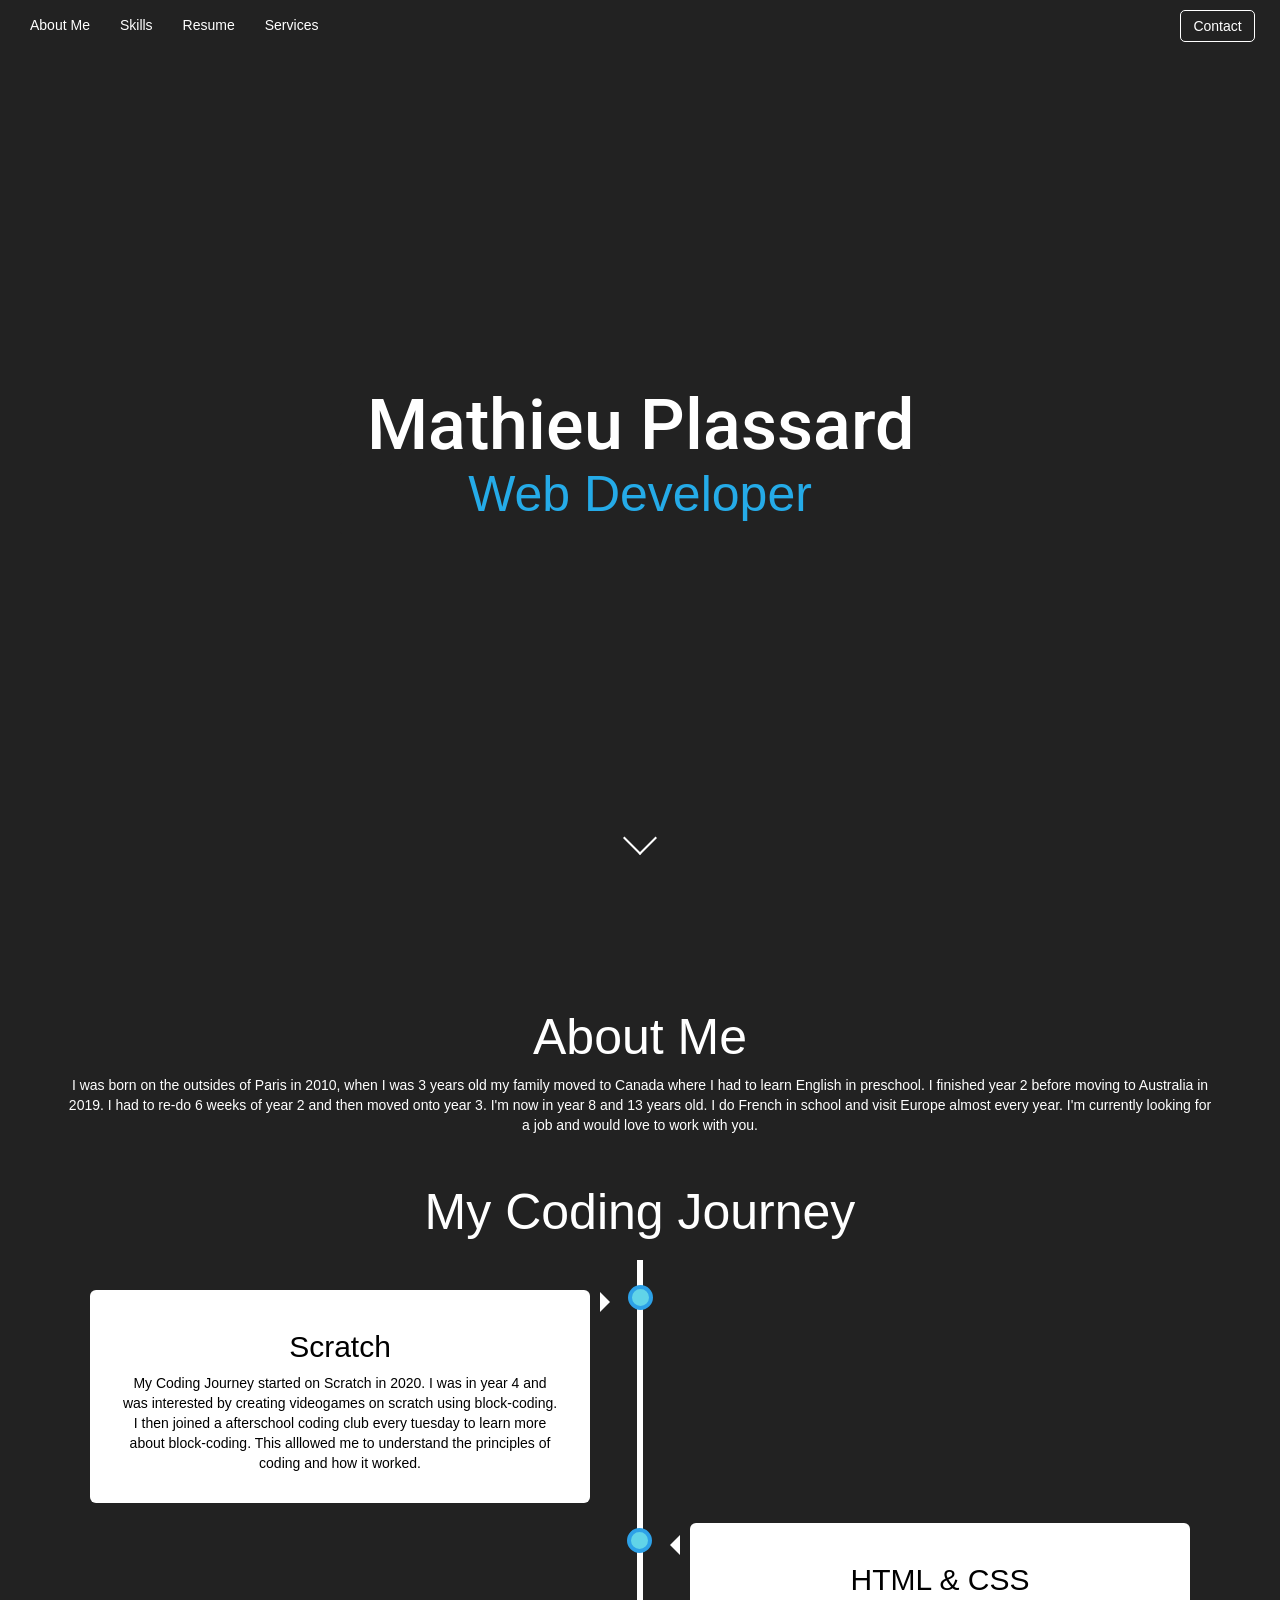
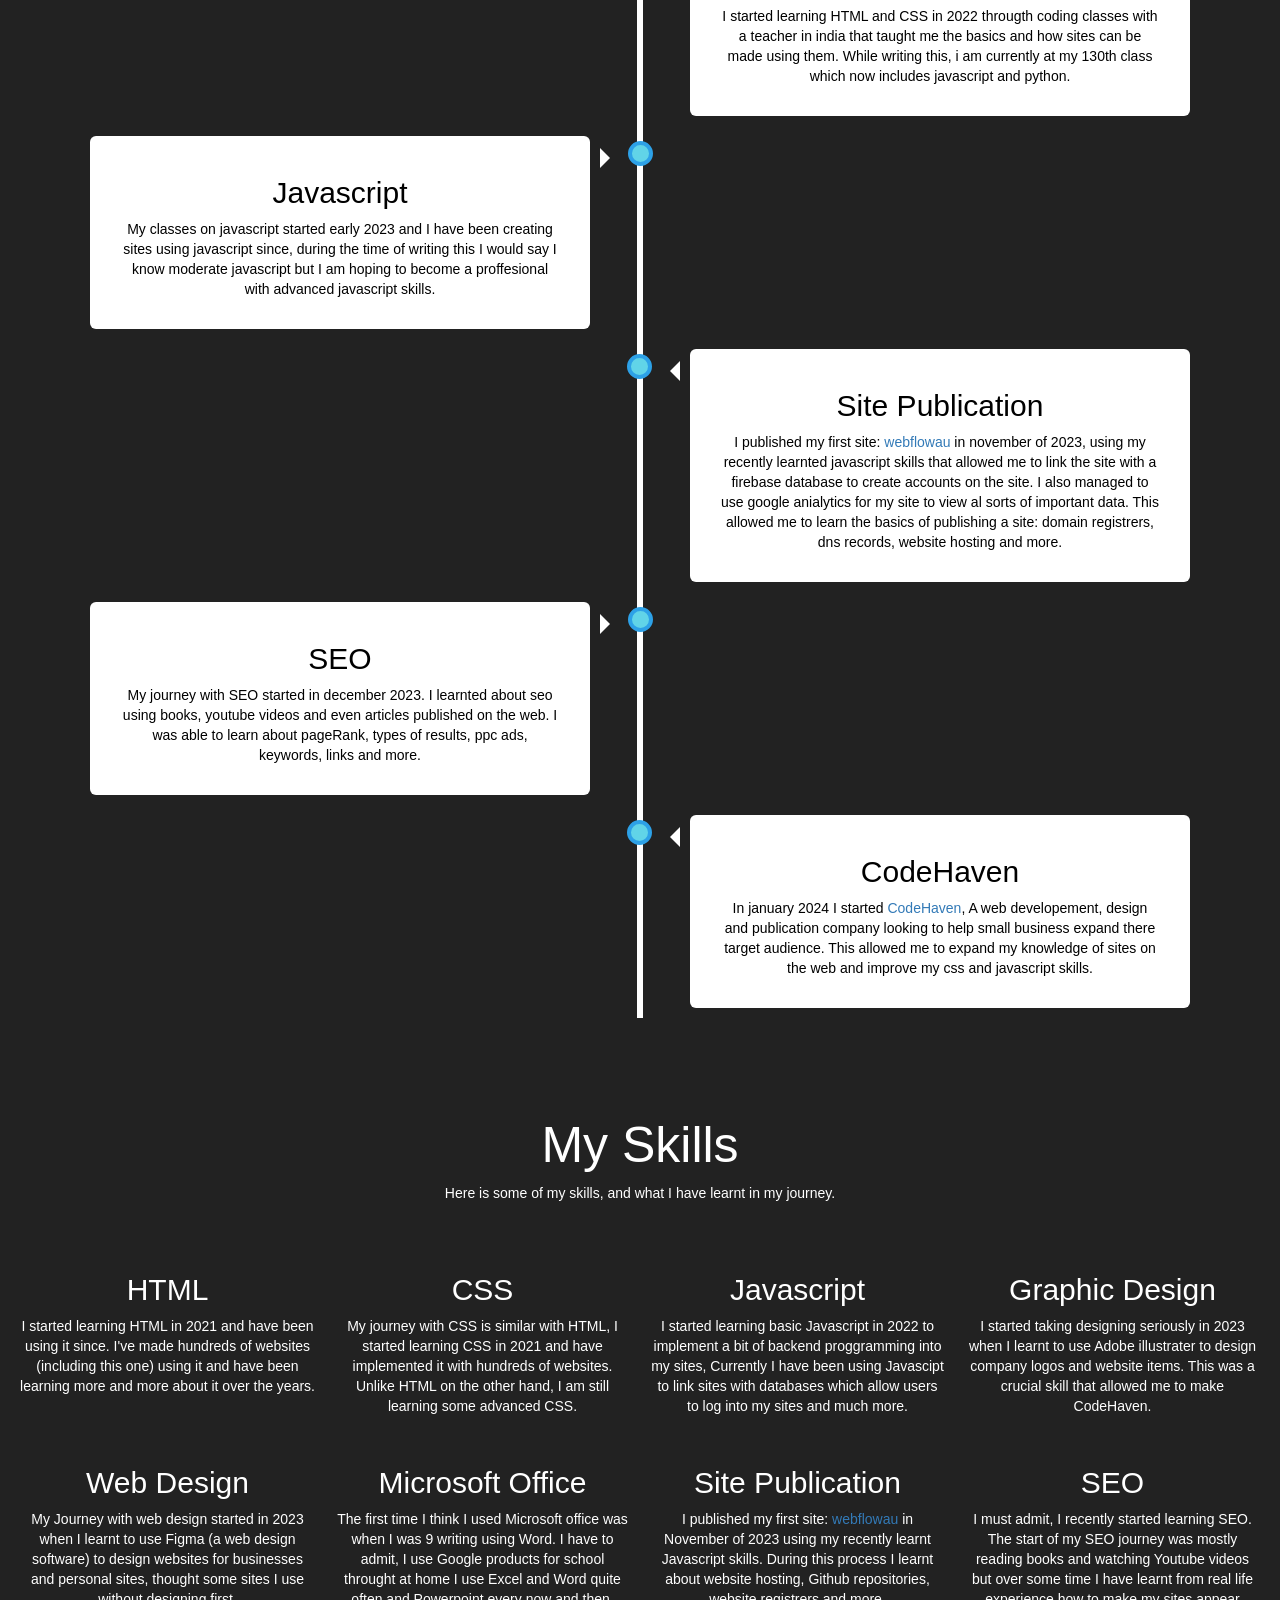
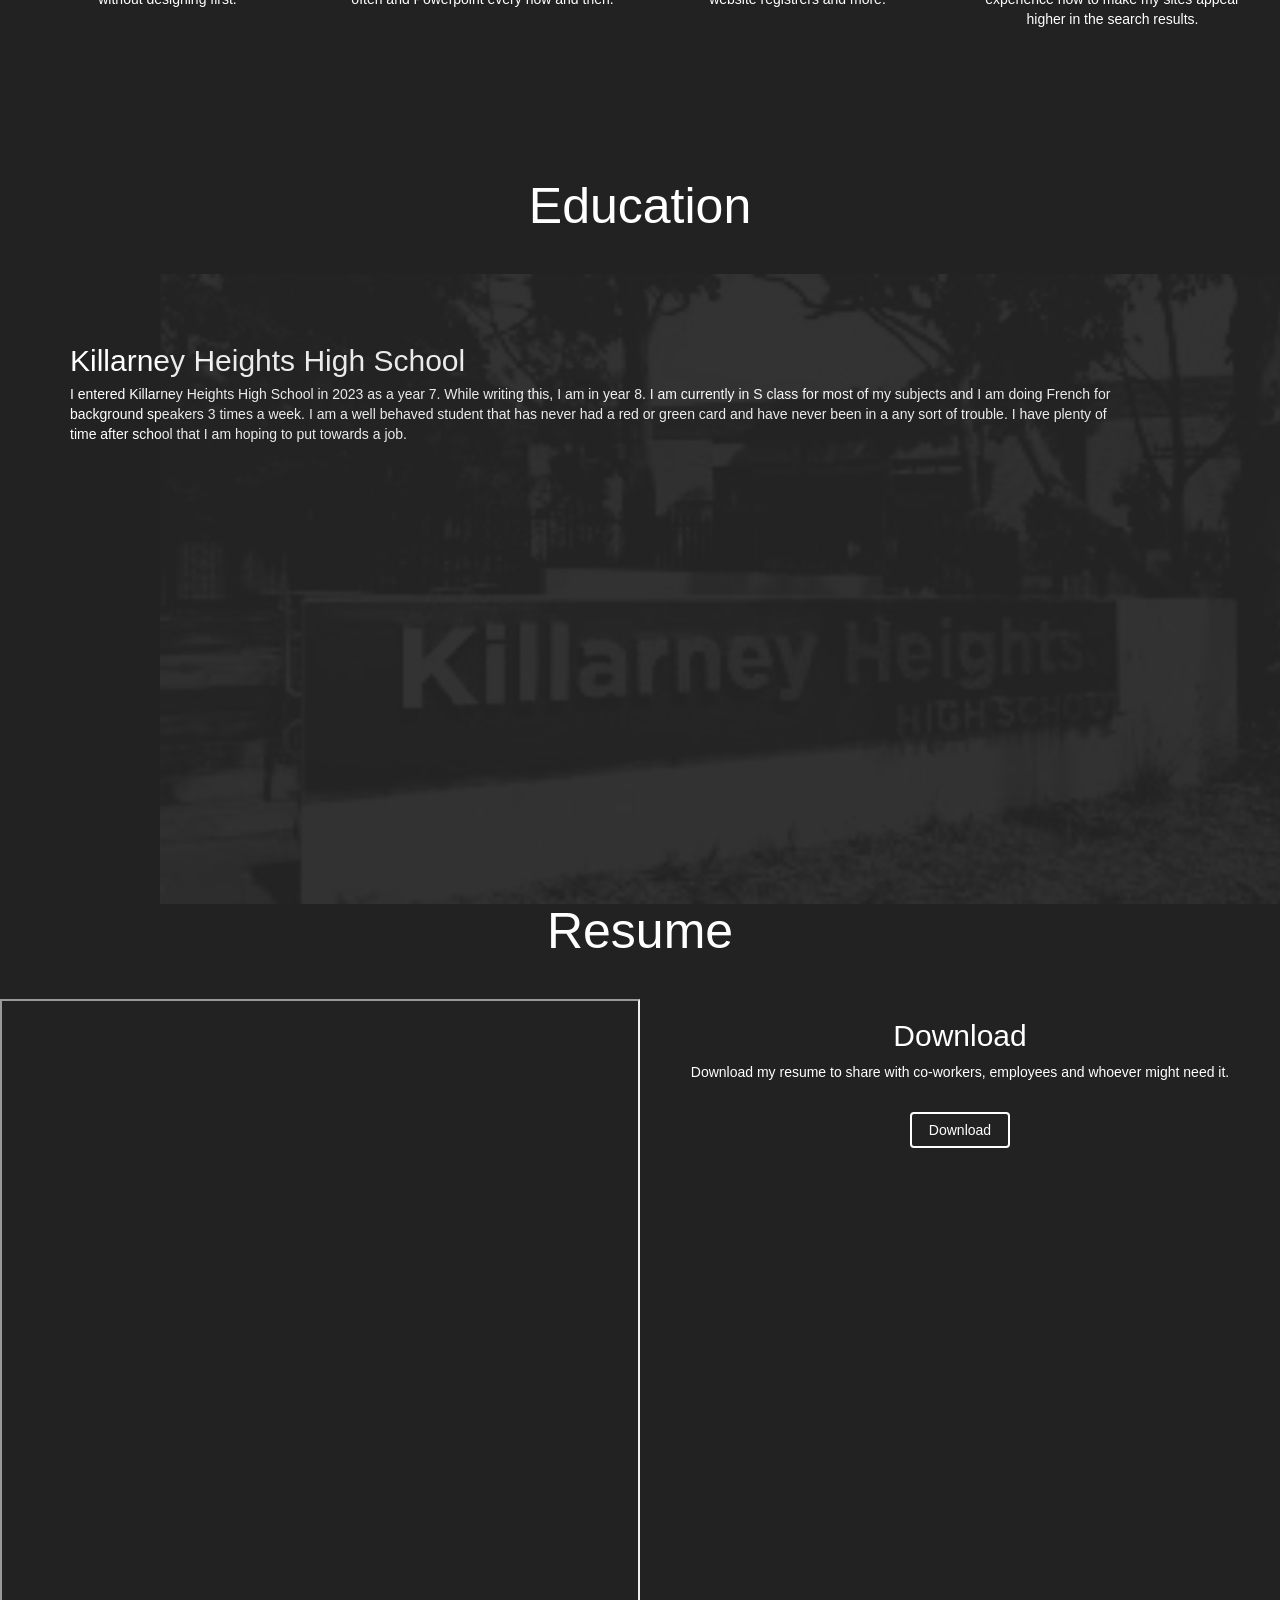
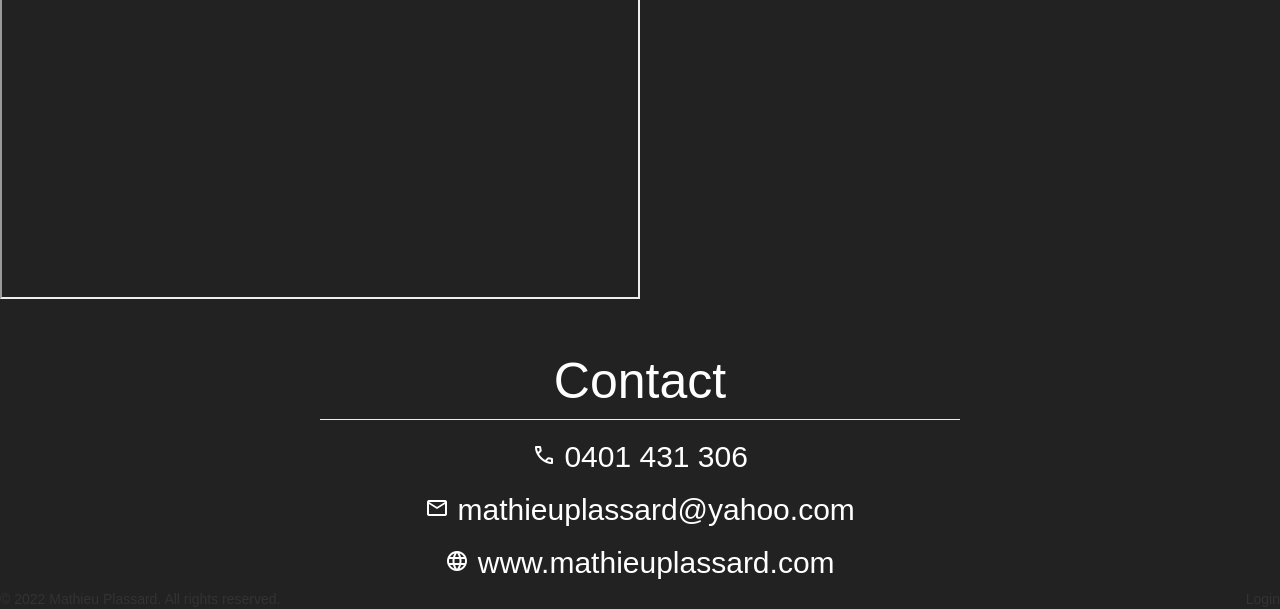
<file: index.html>
<!DOCTYPE html>
<html lang="en">
<head>
    <meta charset="UTF-8">
    <meta name="viewport" content="width=device-width, initial-scale=1.0">
    <meta name="author" content="Mathieu Plassard">
    <meta name="keywords" content="Mathieu Plassard, Mathieu Plassard's website, Plassard, Mathieu, Web developer, Mathieu Plassard">
    <meta name="description" content="Mathieu Plassard | Web Developer, Designer, Expert and student looking for an employment opportunity.">
    <link rel="icon" href="apple.png" type="image/x-icon">
    <title>Mathieu Plassard</title>

    <link rel="stylesheet" href="https://maxcdn.bootstrapcdn.com/bootstrap/3.4.0/css/bootstrap.min.css">
    <script src="https://ajax.googleapis.com/ajax/libs/jquery/3.4.1/jquery.min.js"></script>
    <script src="https://maxcdn.bootstrapcdn.com/bootstrap/3.4.0/js/bootstrap.min.js"></script>
    <link rel="stylesheet" href="https://fonts.googleapis.com/css2?family=Material+Symbols+Outlined:opsz,wght,FILL,GRAD@24,400,0,0" />
</head>
<body>

    <nav class="navbar-inverse bar" id="nav">
        <div class="navbar-header">
            <button type="button" class="navbar-toggle" data-toggle="collapse" data-target="#myNavbar">
                <span class="icon-bar"></span>
                <span class="icon-bar"></span>
                <span class="icon-bar"></span>
            </button>
        </div>
        <div class="collapse navbar-collapse" id="myNavbar">
            <ul class="nav navbar-nav text">
                <li><a class="item" href="#About"><p class="hover-underline-animation">About Me</p></a></li>
                <li><a class="item" href="#Skills"><p class="hover-underline-animation">Skills</p></a></li>                
                <li><a class="item" href="#Resume"><p class="hover-underline-animation">Resume</p></a></li>
                <li><a class="item" href="services.html"><p class="hover-underline-animation">Services</p></a></li>
            </ul>
        </div>
    </nav>


    <div class="main">
        <h1>Mathieu Plassard</h1>
        <div class="frame">
            <div class="carousel">
              <p class="element">Web Developer</p>
              <p class="element">Web Designer</p>
              <p class="element">Website Expert</p>
              <p class="element">Student</p>
              <p class="element">Web Developer</p>
            </div>
        </div>
    </div>

    <section id="section05" class="demo">
        <a href="#section06"><span></span></a>
    </section>

    <div class="about" id="About">
        <h2 class="at">About Me</h2>
        <p class="ap">I was born on the outsides of Paris in 2010, when I was 3 years old my family moved to Canada where I had to learn English in preschool. I finished year 2 before moving to Australia in 2019. I had to re-do 6 weeks of year 2 and then moved onto year 3. I'm now in year 8 and 13 years old. I do French in school and visit Europe almost every year. I'm currently looking for a job and would love to work with you.</p>
        <h2 class="ct">My Coding Journey</h2>
          <div class="timeline">
            <div class="container left">
              <p>
                <i class="fa fa-code-fork" aria-hidden="true"></i>
              <div class="content">
                <h2>Scratch</h2>
                <p>My Coding Journey started on Scratch in 2020. I was in year 4 and was interested by creating videogames on scratch using block-coding. I then joined a afterschool coding club every tuesday to learn more about block-coding. This alllowed me to understand the principles of coding and how it worked.</p>
              </div>
            </div>
            <div class="container right">
              <div class="content">
                <h2>HTML & CSS</h2>
                <p>I started learning HTML and CSS in 2022 througth coding classes with a teacher in india that taught me the basics and how sites can be made using them. While writing this, i am currently at my 130th class which now includes javascript and python.</p>
              </div>
            </div>
              <div class="container left">
              <div class="content">
                <h2>Javascript</h2>
                <p>My classes on javascript started early 2023 and I have been creating sites using javascript since, during the time of writing this I would say I know moderate javascript but I am hoping to become a proffesional with advanced javascript skills.</p>
              </div>
            </div>
              <div class="container right">
              <div class="content">
                <h2>Site Publication</h2>
                <p>I published my first site: <a target="_blank" href="https://www.webflowau.com">webflowau</a> in november of 2023, using my recently learnted javascript skills that allowed me to link the site with a firebase database to create accounts on the site. I also managed to use google anialytics for my site to view al sorts of important data. This allowed me to learn the basics of publishing a site: domain registrers, dns records, website hosting and more.</p>
              </div>
            </div>
            <div class="container left">
              <div class="content">
                <h2>SEO</h2>
                <p>My journey with SEO started in december 2023. I learnted about seo using books, youtube videos and even articles published on the web. I was able to learn about pageRank, types of results, ppc ads, keywords, links and more.</p>
              </div>
            </div>
              <div class="container right">
              <div class="content">
                <h2>CodeHaven</h2>
                <p>In january 2024 I started <a target="_blank" href="https://code-haven.com">CodeHaven</a>, A web developement, design and publication company looking to help small business expand there target audience. This allowed me to expand my knowledge of sites on the web and improve my css and javascript skills.</p>
              </div>
            </div>
          </div>
    </div>

    <div class="experience" id="Skills">
      <h1>My Skills</h1>
      <p>Here is some of my skills, and what I have learnt in my journey.
        <div class="e-grid">
          <div class="e-item">
            <h2>HTML</h2>
            <p>I started learning HTML in 2021 and have been using it since. I've made hundreds of websites (including this one) using it and have been learning more and more about it over the years.</p>
          </div>
          <div class="e-item">
            <h2>CSS</h2>
            <p>My journey with CSS is similar with HTML, I started learning CSS in 2021 and have implemented it with hundreds of websites. Unlike HTML on the other hand, I am still learning some advanced CSS.</p>
          </div>
          <div class="e-item">
            <h2>Javascript</h2>
            <p>I started learning basic Javascript in 2022 to implement a bit of backend proggramming into my sites, Currently I have been using Javascipt to link sites with databases which allow users to log into my sites and much more.</p>
          </div>
          <div class="e-item">
            <h2>Graphic Design</h2>
            <p>I started taking designing seriously in 2023 when I learnt to use Adobe illustrater to design company logos and website items. This was a crucial skill that allowed me to make CodeHaven.</p>
          </div>
          <div class="e-item">
            <h2>Web Design</h2>
            <p>My Journey with web design started in 2023 when I learnt to use Figma (a web design software) to design websites for businesses and personal sites, thought some sites I use without designing first.</p>
          </div>
          <div class="e-item">
            <h2>Microsoft Office</h2>
            <p>The first time I think I used Microsoft office was when I was 9 writing using Word. I have to admit, I use Google products for school throught at home I use Excel and Word quite often and Powerpoint every now and then.</p>
          </div>
          <div class="e-item">
            <h2>Site Publication</h2>
            <p>I published my first site: <a target="_blank" href="https://www.webflowau.com">webflowau</a> in November of 2023 using my recently learnt Javascript skills. During this process I learnt about website hosting, Github repositories, website registrers and more.</p>
          </div>
          <div class="e-item">
            <h2>SEO</h2>
            <p>I must admit, I recently started learning SEO. The start of my SEO journey was mostly reading books and watching Youtube videos but over some time I have learnt from real life experience how to make my sites appear higher in the search results.</p>
          </div>
        </div>
    </div>

    <br>

    <div class="education" id="Education">
      <h1>Education</h1>
      <div class="khps">
        <h2>Killarney Heights High School</h2>
        <p>I entered Killarney Heights High School in 2023 as a year 7. While writing this, I am in year 8. I am currently in S class for most of my subjects and I am doing French for background speakers 3 times a week. I am a well behaved student that has never had a red or green card and have never been in a any sort of trouble. I have plenty of time after school that I am hoping to put towards a job.</p>
        <img class="khps_img" src="khhs.png">
      </div>
    </div>

    <div class="resume" id="Resume">
      <h1>Resume</h1>
      <div class="rd">
        <div class="rl">
          <iframe src="https://docs.google.com/document/d/1Q7YB9gleJgCinx4DxLpVsQCvsEAiogV7281ui-OFMyQ/edit"></iframe>
        </div>
        <div class="rr">
          <h2>Download</h2>
          <p>Download my resume to share with co-workers, employees and whoever might need it.</p>
          <a href="Resume.docx" class="btn">Download</a>
        </div>
      </div>
    </div>

    <div class="contacts" id="Contacts">
      <h1>Contact</h1>
      <hr>
      <h2 class="cp"><span class="material-symbols-outlined">call</span> 0401 431 306</h2>
      <h2 class="ce"><span class="material-symbols-outlined">mail</span> mathieuplassard@yahoo.com</h2>
      <h2 class="cs"><span class="material-symbols-outlined">language</span> www.mathieuplassard.com</h2>
    </div>

    <footer>
      <p>&copy; 2022 Mathieu Plassard. All rights reserved.</p>
      <a href="login.html">Login</a>
    </footer>
    

    <link rel="stylesheet" href="style.css">
    <script src="main.js"></script>


</div>
</body>

</html>
</file>
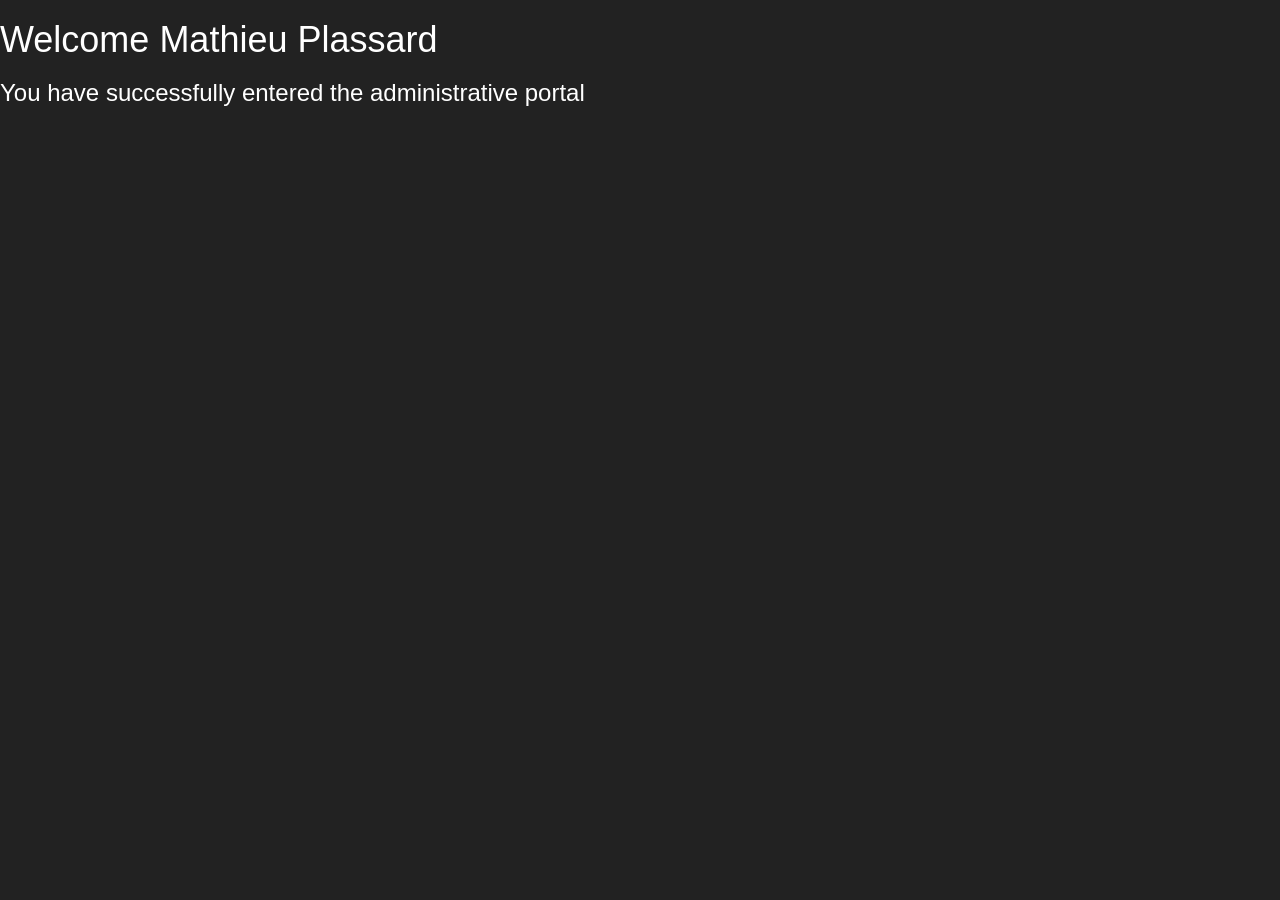
<file: admin.html>
<!DOCTYPE html>
<html lang="en">
<head>
    <meta charset="UTF-8" />
    <meta name="viewport" content="width=device-width, initial-scale=1.0" />
    <meta name="author" content="Mathieu Plassard" />
    <meta name="keywords" content="Mathieu Plassard, Mathieu Plassard's website, Plassard, Mathieu, Web developer, Mathieu Plassard"/>
    <meta name="description" content="Mathieu Plassard | Web Developer, Designer, Expert and student looking for an employment opportunity."/>
    <link rel="icon" href="apple.png" type="image/x-icon" />
    <title>Administrative Portal | Mathieu Plassard</title>

    <link rel="stylesheet" href="https://maxcdn.bootstrapcdn.com/bootstrap/3.4.0/css/bootstrap.min.css"/>
    <script src="https://ajax.googleapis.com/ajax/libs/jquery/3.4.1/jquery.min.js"></script>
    <script src="https://maxcdn.bootstrapcdn.com/bootstrap/3.4.0/js/bootstrap.min.js"></script>
    <link rel="stylesheet" href="https://fonts.googleapis.com/css2?family=Material+Symbols+Outlined:opsz,wght,FILL,GRAD@24,400,0,0"/>
    <link rel="stylesheet" href="admin.css"/>
</head>
<body>
    <div class="main">
        <h1>Welcome Mathieu Plassard</h1>
        <h3>You have successfully entered the administrative portal</h3>
    </div>
</body>
</html>
</file>
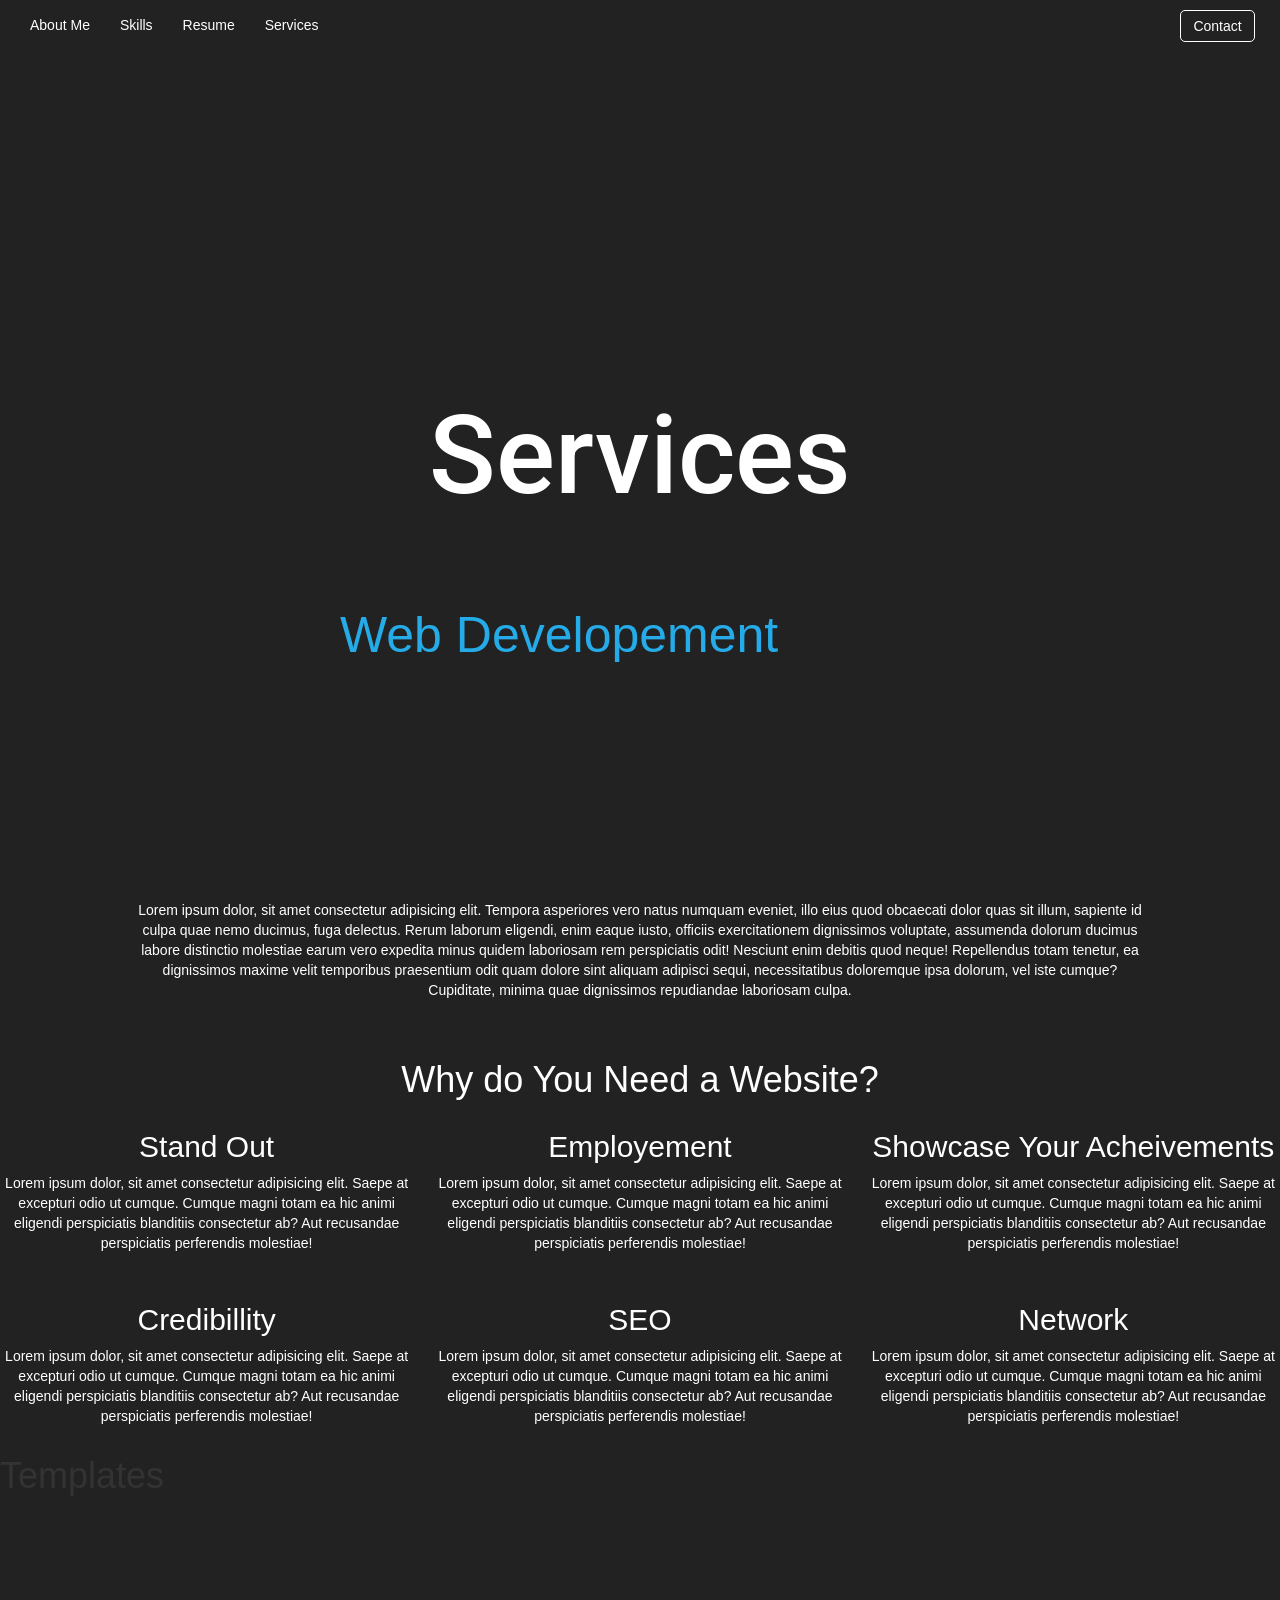
<file: services.html>
<!DOCTYPE html>
<html lang="en">
<head>
    <meta charset="UTF-8">
    <meta name="viewport" content="width=device-width, initial-scale=1.0">
    <meta name="author" content="Mathieu Plassard">
    <meta name="keywords" content="Mathieu Plassard, Mathieu Plassard's website, Plassard, Mathieu, Web developer, Mathieu Plassard">
    <meta name="description" content="Mathieu Plassard | Web Developer, Designer, Expert and student looking for an employment opportunity.">
    <link rel="icon" href="apple.png" type="image/x-icon">
    <title>Services | Mathieu Plassard</title>

    <link rel="stylesheet" href="https://maxcdn.bootstrapcdn.com/bootstrap/3.4.0/css/bootstrap.min.css">
    <script src="https://ajax.googleapis.com/ajax/libs/jquery/3.4.1/jquery.min.js"></script>
    <script src="https://maxcdn.bootstrapcdn.com/bootstrap/3.4.0/js/bootstrap.min.js"></script>
    <link rel="stylesheet" href="https://fonts.googleapis.com/css2?family=Material+Symbols+Outlined:opsz,wght,FILL,GRAD@24,400,0,0" />
</head>
<body>
    <nav class="navbar-inverse bar" id="nav">
        <div class="navbar-header">
            <button type="button" class="navbar-toggle" data-toggle="collapse" data-target="#myNavbar">
                <span class="icon-bar"></span>
                <span class="icon-bar"></span>
                <span class="icon-bar"></span>
            </button>
        </div>
        <div class="collapse navbar-collapse" id="myNavbar">
            <ul class="nav navbar-nav text">
                <li><a class="item" href="/#About"><p class="hover-underline-animation">About Me</p></a></li>
                <li><a class="item" href="/#Skills"><p class="hover-underline-animation">Skills</p></a></li>                
                <li><a class="item" href="/#Resume"><p class="hover-underline-animation">Resume</p></a></li>
                <li><a class="item" href="services.html"><p class="hover-underline-animation">Services</p></a></li>
                <li class="contact"><a class="item contact" href="#Contacts"><p>Contact</p></a></li>
            </ul>
        </div>
    </nav>

    <div class="main">
        <h1>Services</h1>
        <div class="frame">
            <div class="carousel">
                <p class="element">Web Developement</p>
                <p class="element">Web Design</p>
                <p class="element">Web Publishing</p>
                <p class="element">Web Developement</p>
            </div>
        </div>
    </div>

    <div class="info">
        <p>Lorem ipsum dolor, sit amet consectetur adipisicing elit. Tempora asperiores vero natus numquam eveniet, illo eius quod obcaecati dolor quas sit illum, sapiente id culpa quae nemo ducimus, fuga delectus.
        Rerum laborum eligendi, enim eaque iusto, officiis exercitationem dignissimos voluptate, assumenda dolorum ducimus labore distinctio molestiae earum vero expedita minus quidem laboriosam rem perspiciatis odit! Nesciunt enim debitis quod neque!
        Repellendus totam tenetur, ea dignissimos maxime velit temporibus praesentium odit quam dolore sint aliquam adipisci sequi, necessitatibus doloremque ipsa dolorum, vel iste cumque? Cupiditate, minima quae dignissimos repudiandae laboriosam culpa.</p>
    </div>

    <div class="why">
        <h1>Why do You Need a Website?</h1>
        <div class="dwhy">
            <div class="dwc">
                <h2>Stand Out</h2>
                <p>Lorem ipsum dolor, sit amet consectetur adipisicing elit. Saepe at excepturi odio ut cumque. Cumque magni totam ea hic animi eligendi perspiciatis blanditiis consectetur ab? Aut recusandae perspiciatis perferendis molestiae!</p>
            </div>
            <div class="dwc">
                <h2>Employement</h2>
                <p>Lorem ipsum dolor, sit amet consectetur adipisicing elit. Saepe at excepturi odio ut cumque. Cumque magni totam ea hic animi eligendi perspiciatis blanditiis consectetur ab? Aut recusandae perspiciatis perferendis molestiae!</p>
            </div>
            <div class="dwc">
                <h2>Showcase Your Acheivements</h2>
                <p>Lorem ipsum dolor, sit amet consectetur adipisicing elit. Saepe at excepturi odio ut cumque. Cumque magni totam ea hic animi eligendi perspiciatis blanditiis consectetur ab? Aut recusandae perspiciatis perferendis molestiae!</p>
            </div>
            <div class="dwc">
                <h2>Credibillity</h2>
                <p>Lorem ipsum dolor, sit amet consectetur adipisicing elit. Saepe at excepturi odio ut cumque. Cumque magni totam ea hic animi eligendi perspiciatis blanditiis consectetur ab? Aut recusandae perspiciatis perferendis molestiae!</p>
            </div>
            <div class="dwc">
                <h2>SEO</h2>
                <p>Lorem ipsum dolor, sit amet consectetur adipisicing elit. Saepe at excepturi odio ut cumque. Cumque magni totam ea hic animi eligendi perspiciatis blanditiis consectetur ab? Aut recusandae perspiciatis perferendis molestiae!</p>
            </div>
            <div class="dwc">
                <h2>Network</h2>
                <p>Lorem ipsum dolor, sit amet consectetur adipisicing elit. Saepe at excepturi odio ut cumque. Cumque magni totam ea hic animi eligendi perspiciatis blanditiis consectetur ab? Aut recusandae perspiciatis perferendis molestiae!</p>
            </div>
        </div>
    </div>

    <div class="templates">
        <h1>Templates</h1>
        
    </div>

    



    <link rel="stylesheet" href="services.css">
</body>
</html>
</file>
<file: style.css>
/*  || IMPORTS */

@import url("https://fonts.googleapis.com/css2?family=Roboto&display=swap");

/*  || RESET */

* {
  margin: 0;
  padding: 0;
  box-sizing: border-box;
}

/*  || VARIABLES */

:root {
  /* COLOR */
  --BGC: #222;
  --PRIMARY-COLOR: #222;
  --SECONDARY-COLOR: #25aae8;
  --ADDITIONAL-COLOR: #fff;
  /* FONTS */
  --FONT: "Roboto", sans-serif;
  --FS-MAIN: 22px;
  --FS-TITLE: 32px;
  --FC: white;
  /* OTHER */
}

/*  || UTILITY CLASSES */

.underline {
  text-decoration: underline;
}

/*  || GENERAL */

html {
  scroll-behavior: smooth;
  font-family: var(--FONT);
}

body {
  background-color: #222;
  width: 100%;
  max-width: 100%;
  scroll-behavior: smooth;
}

/*  || RESPONSIVE */
@media (max-width: 890px) {
  /* mobile settings */
  .navbar-toggle {
    display: block;
    color: white;
    background-color: #222;
  }
  .navbar-collapse {
    display: none;
  }
  .navbar-collapse.collapse.active {
    display: block;
  }
  .navbar-nav {
    margin-top: 0;
    background-color: #222;
    position: fixed;
    width: 100%;
    top: 50px; /* Adjust this value to match the height of your navbar */
    z-index: 9998;
    box-shadow: 9px 9px 9px rgba(0, 0, 0, 0.17);
  }
  .navbar-nav li {
    text-align: center;
    margin: 10px 0;
  }
  .navbar-nav li a {
    color: black;
  }
  .navbar-toggle:hover .icon-bar {
    background-color: black;
  }
}

@media (max-width: 890px) {
  .main h1 {
    margin: auto;
  }

  .main {
    text-align: center;
    margin: auto;
  }

  .e-grid {
    grid-template-columns: 1fr 1fr;
  }

  .education img {
    width: 100%;
  }

  .education h2 {
    padding: auto;
  }

  .education p {
    padding-top: 60px;
  }

  .resume .rd {
    display: flex;
    flex-direction: column;
    width: 100%;
  }

  .resume .rl {
    width: 100%;
  }

  .resume .rr {
    text-align: center;
    margin: auto;
  }

  .element,
  .frame,
  .carousel {
    width: 100%;
  }

  .frame {
    height: 130px;
  }

  @keyframes carousel {
    0%,
    20% {
      transform: translateY(-0px);
    }
    25%,
    45% {
      transform: translateY(-130px);
    }
    50%,
    70% {
      transform: translateY(-260px);
    }
    75%,
    95% {
      transform: translateY(-465px);
    }
    100% {
      transform: translateY(-600px);
    }
  }

  .element:nth-child(4) {
    padding-top: 70px;
    padding-bottom: 70px;
  }
}

/*  || BLOCKS */

.bar {
  background-color: var(--BGC);
  height: 50px;
  z-index: 9999;
  position: fixed;
  width: 100%;
  top: 0;
}

.item {
  color: var(--SECONDARY-COLOR);
}

.text a :hover {
  color: var(--ADDITIONAL-COLOR);
  visibility: initial;
}

.hover-underline-animation {
  display: inline-block;
  position: relative;
  color: var(--FC);
}

.hover-underline-animation::after {
  content: "";
  position: absolute;
  width: 100%;
  transform: scaleX(0);
  height: 2px;
  bottom: 0;
  left: 0;
  background-color: var(--SECONDARY-COLOR);
  transform-origin: bottom right;
  transition: transform 0.25s ease-out;
}

.hover-underline-animation:hover::after {
  transform: scaleX(1);
  transform-origin: bottom left;
}

.nav {
  width: 100%;
}

.nav li .contact {
  display: inline;
  position: fixed;
  top: -5px;
  right: 10px;
}

.contact p {
  color: var(--FC);
  width: 75px;
  text-align: center;
  border: 1px solid var(--ADDITIONAL-COLOR);
  border-radius: 5px;
  padding: 5px;
}

/* foguhb */

.notification-bar {
  display: flex;
  justify-content: center;
  position: sticky;
  z-index: 10;
  top: 50px;
  height: 50px;
  left: 0;
  right: 0;
  background-color: white;
  margin-top: 10px;
  font-size: 20px;
}

.text1 a {
  margin-left: 30px;
}

.notification-bar a:hover {
  text-decoration: none;
}

.text1 {
  position: absolute;
  top: 10px;
  color: black;
  display: inline;
}

.btn-close {
  display: inline;
  margin-left: auto;
  color: black;
  background-color: white;
  font-weight: 500;
  font-size: 20px;
  padding-top: 10px;
}

.main {
  position: absolute;
  top: 50%;
  left: 50%;
  -ms-transform: translateX(-50%) translateY(-50%);
  -webkit-transform: translate(-50%, -50%);
  transform: translate(-50%, -50%);
  text-align: center;
}

.main h1 {
  color: white;
  font-size: 70px;
  font-family: "Roboto", sans-serif;
  margin-bottom: 0;
}

.frame {
  margin: 0 auto;
  width: 600px;
  height: 70px;
  border-radius: 2px;
  background: #222;
  overflow: hidden;
}

.element {
  text-align: center;
  font-size: 50px;
  line-height: 60px;
  color: #25abe8;
  width: 100%;
}

.carousel {
  animation: carousel 8s ease-in-out infinite;
}

@keyframes carousel {
  0%,
  20% {
    transform: translateY(-0px);
  }
  25%,
  45% {
    transform: translateY(-70px);
  }
  50%,
  70% {
    transform: translateY(-140px);
  }
  75%,
  95% {
    transform: translateY(-210px);
  }
  100% {
    transform: translateY(-280px);
  }
}

#section05 a {
  padding-top: 70px;
}

#section05 a span {
  position: absolute;
  bottom: 60px;
  left: 50%;
  width: 24px;
  height: 24px;
  margin-left: -12px;
  border-left: 2px solid white;
  border-bottom: 2px solid white;
  -webkit-transform: rotate(-45deg);
  transform: rotate(-45deg);
  -webkit-animation: sdb05 2s infinite;
  animation: sdb05 2s infinite;
  box-sizing: border-box;
  bottom: 50px;
}

@-webkit-keyframes sdb05 {
  0% {
    -webkit-transform: rotate(-45deg) translate(0, 0);
    opacity: 0;
  }
  50% {
    opacity: 1;
  }
  100% {
    -webkit-transform: rotate(-45deg) translate(-20px, 20px);
    opacity: 0;
  }
}

.about {
  text-align: center;
  margin-top: 90vh !important;
  padding-top: 20vh;
  color: white;
  margin: auto;
}

/* Timeline From Here */

/* The actual timeline (the vertical ruler) */
.timeline {
  position: relative;
  max-width: 1200px;
  margin: 0 auto;
  color: black;
  margin-top: 30px;
}

/* The actual timeline (the vertical ruler) */
.timeline::after {
  content: "";
  position: absolute;
  width: 6px;
  background-color: white;
  top: -10px;
  bottom: 0px;
  left: 50%;
  margin-left: -3px;
}

/* Container around content */
.container {
  padding: 10px 50px;
  position: relative;
  background-color: inherit;
  width: 50%;
  margin: 0;
}

/* The circles on the timeline */
.container::after {
  content: "";
  position: absolute;
  width: 25px;
  height: 25px;
  right: -13px;
  background-color: #61d4e8;
  border: 4px solid #2da1e7;
  top: 15px;
  border-radius: 50%;
  z-index: 1;
}

/* Place the container to the left */
.left {
  left: 0;
}

/* Place the container to the right */
.right {
  left: 50%;
}

/* Add arrows to the left container (pointing right) */
.left::before {
  content: " ";
  height: 0;
  position: absolute;
  top: 22px;
  width: 0;
  z-index: 1;
  right: 30px;
  border: medium solid white;
  border-width: 10px 0 10px 10px;
  border-color: transparent transparent transparent white;
}

/* Add arrows to the right container (pointing left) */
.right::before {
  content: " ";
  height: 0;
  position: absolute;
  top: 22px;
  width: 0;
  z-index: 1;
  left: 30px;
  border: medium solid white;
  border-width: 10px 10px 10px 0;
  border-color: transparent white transparent transparent;
}

/* Fix the circle for containers on the right side */
.right::after {
  left: -13px;
}

/* The actual content */
.content {
  padding: 20px 30px;
  background-color: white;
  position: relative;
  border-radius: 6px;
}

/* Media queries - Responsive timeline on screens less than 600px wide */
@media screen and (max-width: 600px) {
  /* Place the timelime to the left */
  .timeline::after {
    left: 27px;
  }

  /* Full-width containers */
  .container {
    width: 100%;
    padding-left: 70px;
    padding-right: 25px;
  }

  /* Make sure that all arrows are pointing leftwards */
  .container::before {
    left: 60px;
    border: medium solid white;
    border-width: 10px 10px 10px 0;
    border-color: transparent white transparent transparent;
  }

  /* Make sure all circles are at the same spot */
  .left::after,
  .right::after {
    left: 15px;
  }

  /* Make all right containers behave like the left ones */
  .right {
    left: 0%;
  }
}

.at {
  font-size: 50px;
}

.ct {
  margin-top: 50px;
  font-size: 50px;
}

.ap {
  margin-left: 5%;
  margin-right: 5%;
}

.experience {
  text-align: center;
  color: white;
  padding-top: 50px;
}

.experience h1 {
  font-size: 50px;
  margin-top: 50px;
}

.e-grid {
  display: grid;
  grid-template-columns: 1fr 1fr 1fr 1fr;
  margin: 50px 20px 50px 20px;
  column-gap: 20px;
  row-gap: 20px;
}

.education {
  text-align: center;
  color: white;
  padding-top: 50px;
}

.education .khps_img {
  float: right;
  opacity: 0.1;
  height: 70vh;
}

.education .khps h2 {
  position: absolute;
  margin-top: 70px;
  left: 70px;
}

.education .khps p {
  position: absolute;
  margin-top: 110px;
  left: 70px;
  text-align: left;
  padding-right: 150px;
}

.education h1 {
  font-size: 50px;
  margin-bottom: 40px;
}

.resume {
  margin-top: 450px;
  padding-top: 50px;
  color: white;
  text-align: center;
  display: block;
}

.resume h1 {
  margin-bottom: 40px;
  font-size: 50px;
}

.rd {
  display: flex;
  flex-direction: row;
  width: 100%;
}

.rr {
  display: flex;
  flex-direction: column;
  width: 50%;
}

.rl {
  width: 50%;
}

.resume iframe {
  width: 100%;
  height: 100vh;
}

.resume a {
  color: white;
  border: 2px solid white;
  width: 100px;
  margin: 20px auto 0 auto;
}

.resume a:hover {
  text-decoration: none;
  color: white;
}

.contacts {
  text-align: center;
  color: white;
  margin-top: 50px;
}

.contacts h1 {
  font-size: 50px;
}

.contacts hr {
  width: 50vw;
  margin: auto;
}

.footer {
  color: black;
  background-color: white;
  margin-top: 70px;
}

footer {
  display: block;
  width: 100%;
}

footer p {
  display: inline;
}

footer a {
  display: inline;
  color: #333;
  text-align: right;
  float: right;
  cursor: default;
}

footer a:hover,
footer a:visited {
  text-decoration: none;
  color: #333;
}
</file>
<file: admin.css>
/*  || Variables */
:root {
    /* Main */
    --bg-color: #222;
    --primary-color: #333;
    --secondary-color: #25aae859;
    /* Font */
    --font: 'Roboto', sans-serif;
    --fs-main: 22px;
    --fs-title: 32px;
    --fc: white;
}

/*  || Reset */

* {
    margin: 0;
    padding: 0;
    box-sizing: border-box;
}

/* General */

body {
    background-color: var(--bg-color);
    color: var(--fc);
    font-family: var(--font);
}
</file>
<file: services.css>
/*  || IMPORTS */

@import url("https://fonts.googleapis.com/css2?family=Roboto&display=swap");

/*  || RESET */

* {
  margin: 0;
  padding: 0;
  box-sizing: border-box;
}

/*  || VARIABLES */

:root {
  /* COLOR */
  --BGC: #222;
  --PRIMARY-COLOR: #222;
  --SECONDARY-COLOR: #25aae8;
  --ADDITIONAL-COLOR: #fff;
  /* FONTS */
  --FONT: "Roboto", sans-serif;
  --FS-MAIN: 22px;
  --FS-TITLE: 32px;
  --FC: white;
  /* OTHER */
}

/*  || UTILITY CLASSES */

.underline {
  text-decoration: underline;
}

/*  || GENERAL */

html {
  scroll-behavior: smooth;
  font-family: var(--FONT);
}

body {
  background-color: var(--BGC);
  margin-bottom: 700px;
  overflow-x: hidden;
}

/*  || BLOCKS */

.bar {
  background-color: var(--BGC);
  height: 50px;
  z-index: 9999;
  position: fixed;
  width: 100%;
  top: 0;
}

.item {
  color: var(--SECONDARY-COLOR);
}

.text a :hover {
  color: var(--ADDITIONAL-COLOR);
  visibility: initial;
}

.hover-underline-animation {
  display: inline-block;
  position: relative;
  color: var(--FC);
}

.hover-underline-animation::after {
  content: "";
  position: absolute;
  width: 100%;
  transform: scaleX(0);
  height: 2px;
  bottom: 0;
  left: 0;
  background-color: var(--SECONDARY-COLOR);
  transform-origin: bottom right;
  transition: transform 0.25s ease-out;
}

.hover-underline-animation:hover::after {
  transform: scaleX(1);
  transform-origin: bottom left;
}

.nav {
  width: 100%;
}

.nav li .contact {
  display: inline;
  position: fixed;
  top: -5px;
  right: 10px;
}

.contact p {
  color: var(--FC);
  width: 75px;
  text-align: center;
  border: 1px solid var(--ADDITIONAL-COLOR);
  border-radius: 5px;
  padding: 5px;
}

.main {
  position: relative;
  width: 100vw;
  height: 100vh;
  display: flex;
  justify-content: center;
  align-items: center;
  background-color: var(--BGC);
}

.main h1 {
  color: var(--FC);
  font-size: 110px;
  font-family: "Roboto", sans-serif;
}


.frame {
  position: absolute;
  bottom: 25vh;
  margin: 0 auto;
  width: 600px;
  height: 70px;
  border-radius: 2px;
  background: #222;
  overflow: hidden;
}

.element {
  white-space: nowrap;
  text-align: center;
  font-size: 50px;
  line-height: 60px;
  color: #25abe8;
  width: 100%;
}

.carousel {
  margin: auto;
  display: flex;
  flex-direction: row;
  gap: 500px;
  animation: carousel 8s ease-in-out infinite;
}

@keyframes carousel {
  0%,
  25% {
    transform: translateX(80px);
  }
  30%,
  55% {
    transform: translateX(-780px);
  }
  60%,
  85% {
    transform: translateX(-1590px);
  }
  90%,
  100% {
    transform: translateX(-2476px);
  }
}

.info p {
  color: var(--FC);
  width: 80%;
  margin: auto;
  text-align: center;
}

.why {
  text-align: center;
  color: var(--FC);
  margin-top: 60px;
}

.dwhy {
  display: grid;
  grid-template-columns: 1fr 1fr 1fr;
  gap: 20px;
  margin: auto;
}
</file>
